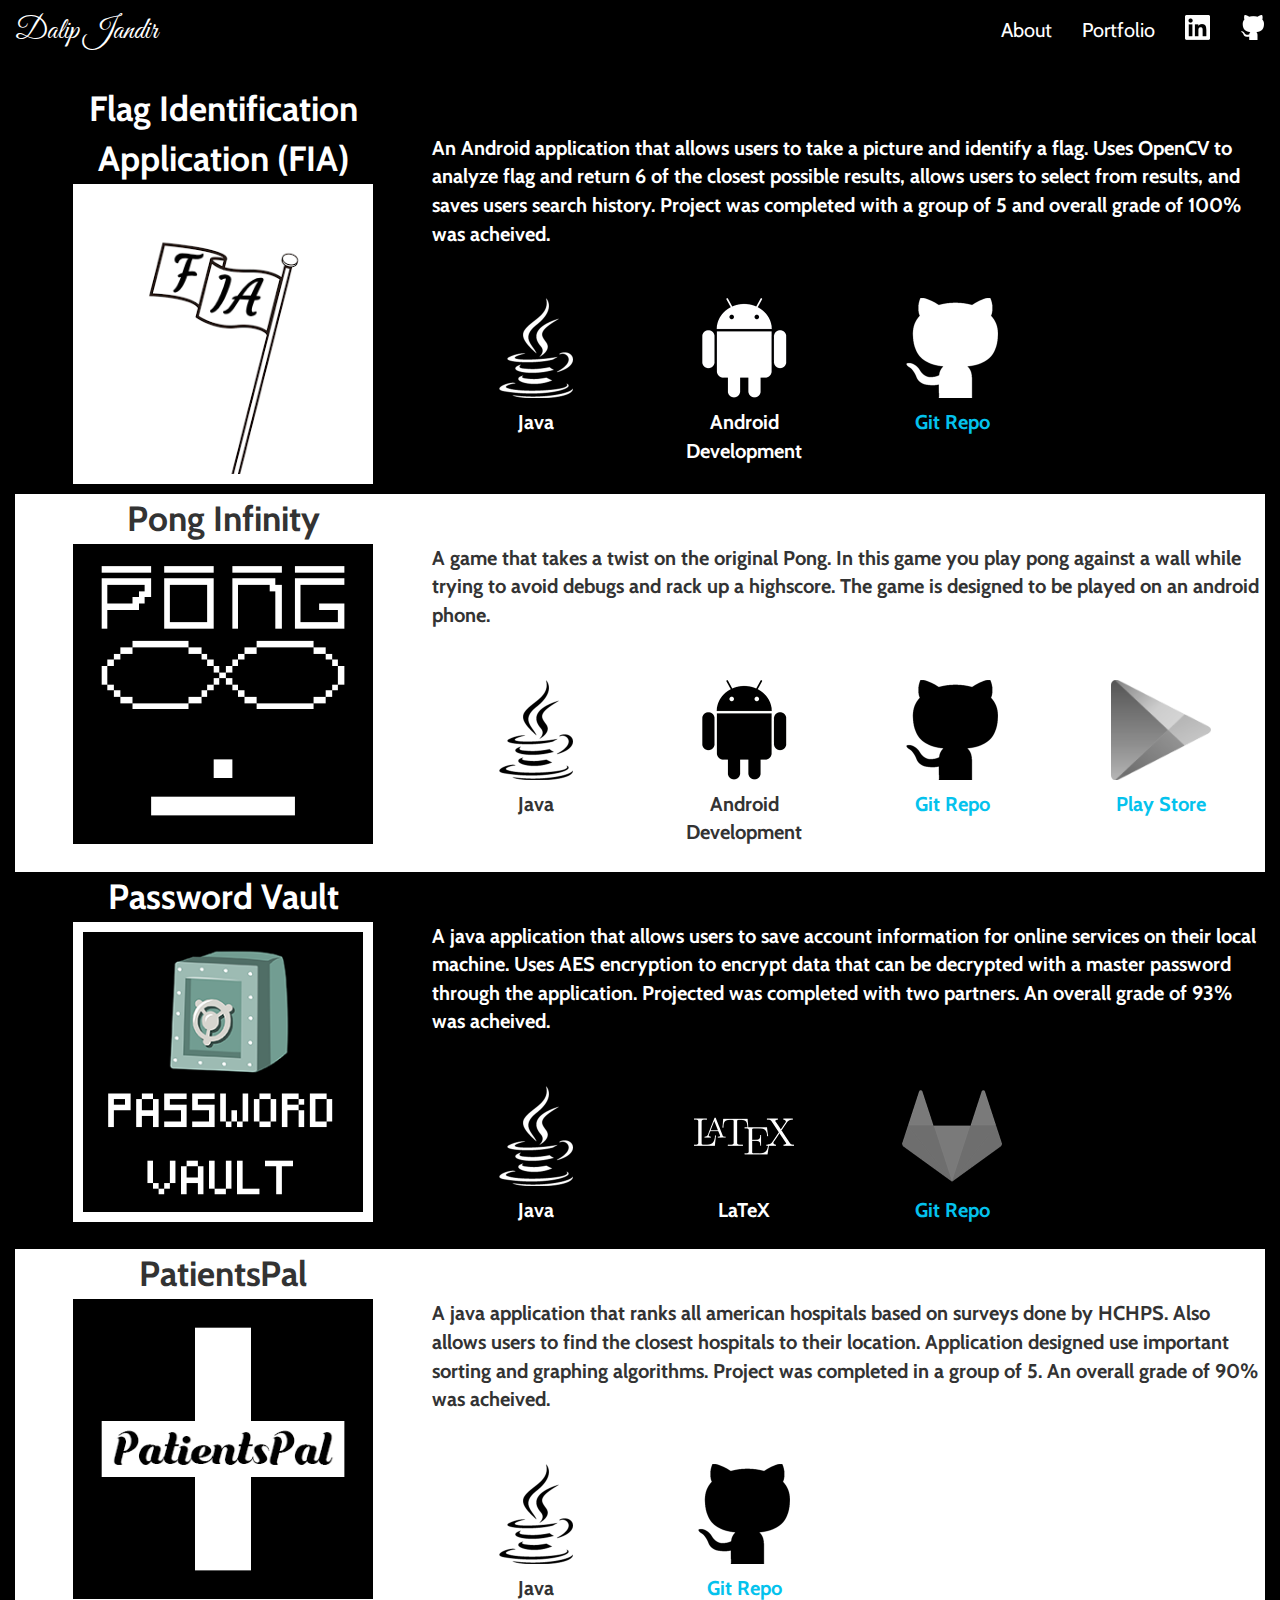
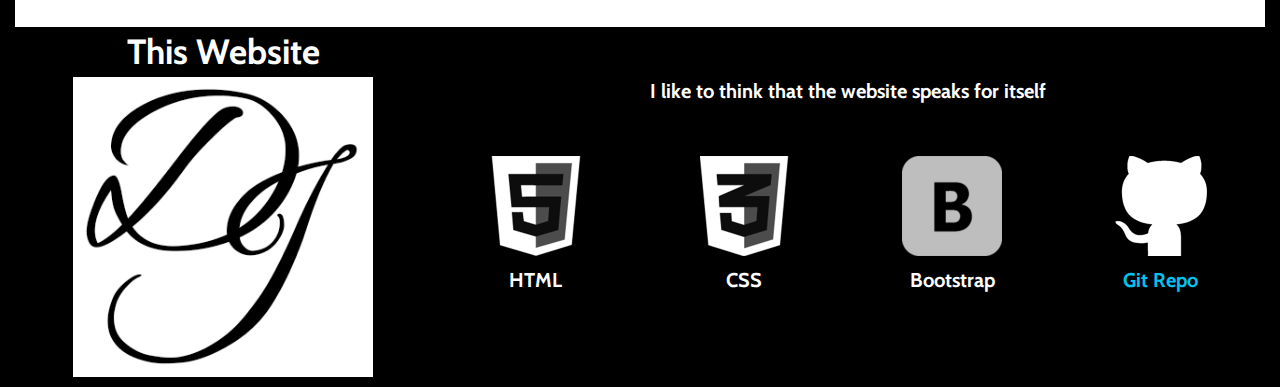
<file: My Website/portfolioPage.html>
<!DOCTYPE html>
<html>
<head>
	<title>Dalip's Portfolio</title>

	<link rel="stylesheet" type="text/css" href="bootstrap.css">

	<link href="https://fonts.googleapis.com/css?family=Cabin|Great+Vibes|Playball" rel="stylesheet">

	<link rel="stylesheet" type="text/css" href="portfolio.css">

	<link rel="shortcut icon" type="image/x-icon" href="favicon.ico">

</head>
<body>

	<nav class="navbar navbar-transparent navbar-static-top">
		<div class="container-fluid">
			<div class = "navbar-header navbar-lower">
				<button type="button" class="navbar-toggle collapsed" data-toggle="collapse" data-target="#bs-navbar" aria-expanded="false">
			        <span class="sr-only">Toggle navigation</span>
			        <span class="icon-bar icon-custom"></span>
			        <span class="icon-bar icon-custom"></span>
			        <span class="icon-bar icon-custom"></span>
			    </button>
		    	<a href="index.html"> <p id="homeButton">Dalip Jandir</p> </a>
		  	</div>
		  	<div class="collapse navbar-collapse" id="bs-navbar">
			  	<ul class="nav navbar-nav navbar-right">
			  		<li><a href="aboutPage.html" class="navbar-customt"> About </a></li>
			  		<li><a href="portfolioPage.html" class="navbar-customt"> Portfolio </a></li>
			  		<li><a target="_blank" href="https://www.linkedin.com/in/dalip-jandir-ab62a8125/" class="navbar-custom"> <img src="drawable/skills/linkedIn.png" class="navImg"> </a></li>
			  		<li><a target="_blank" href="https://github.com/jandird" class="navbar-custom"> <img src="drawable/skills/github.png" class="navImg"> </a></li>
			  	</ul>
			</div>
	  	</div>
	</nav>

	<div class="container-fluid">
		<div class="row odd">
			<div class="col-md-4 col-xs-12 header">
				Flag Identification Application (FIA) <br>
				<img src="drawable/fia.png" class="oddPic">
			</div>
			<div class="col-md-8 col-xs-12 info">
				<div class="row">
					An Android application that allows users to take a picture and identify a flag. Uses OpenCV to analyze flag and return 6 of the closest possible results, allows users to select from results, and saves users search history. Project was completed with a group of 5 and overall grade of 100% was acheived. 
				</div>
				<div class="row">
					<div class="col-sm-3 col-xs-6" align="middle">
						<img src="drawable/skills/java.png" class="oddSkill">
						<figcaption> Java </figcaption>
					</div>
					<div class="col-sm-3 col-xs-6" align="middle">
						<img src="drawable/skills/android.png" class="oddSkill">
						<figcaption> Android Development </figcaption>
					</div>
					<div class="col-sm-3 col-xs-6" align="middle">
						<a class="evenA" target="_blank" href="https://github.com/jandird/FIA">
							<img src="drawable/skills/github.png" class="oddSkill">
							<figcaption> Git Repo </figcaption>
						</a>
					</div>
				</div>
			</div>
		</div>
		<div class="row even">
			<div class="col-md-4 col-xs-12 header">
				Pong Infinity <br>
				<img src="drawable/pongInf.png" class="evenPic">
			</div>
			<div class="col-md-8 col-xs-12 info">
				<div class="row">
					A game that takes a twist on the original Pong. In this game you play pong against a wall while trying to avoid debugs and rack up a highscore. The game is designed to be played on an android phone.
				</div>
				<div class="row">
					<div class="col-sm-3 col-xs-6" align="middle">
						<img src="drawable/skills/java.png" class="evenSkill">
						<figcaption> Java </figcaption>
					</div>
					<div class="col-sm-3 col-xs-6" align="middle">
						<img src="drawable/skills/android.png" class="evenSkill">
						<figcaption> Android Development </figcaption>
					</div>
					<div class="col-sm-3 col-xs-6" align="middle">
						<a target="_blank" href="https://github.com/jandird/PongInfinity">
							<img src="drawable/skills/github.png" class="evenSkill">
							<figcaption> Git Repo </figcaption>
						</a>
					</div>
					<div class="col-sm-3 col-xs-6" align="middle">
						<a target="_blank" href="https://play.google.com/store/apps/details?id=com.jandir.dalip.ponginfinityfinal&hl=en">
							<img src="drawable/skills/googlePlay.png" class="evenSkill">
							<figcaption> Play Store </figcaption>
						</a>
					</div>
				</div>
			</div>
		</div>
		<div class="row odd">
			<div class="col-md-4 col-xs-12 header">
				Password Vault <br>
				<img src="drawable/passVaultLogo.png" class="oddPic">
			</div>
			<div class="col-md-8 col-xs-12 info">
				<div class="row">
					A java application that allows users to save account information for online services on their local machine. Uses AES encryption to encrypt data that can be decrypted with a master password through the application. Projected was completed with two partners. An overall grade of 93% was acheived.
				</div>
				<div class="row">
					<div class="col-sm-3 col-xs-6" align="middle">
						<img src="drawable/skills/java.png" class="oddSkill">
						<figcaption> Java </figcaption>
					</div>
					<div class="col-sm-3 col-xs-6" align="middle">
						<img src="drawable/skills/latex.png" class="oddSkill">
						<figcaption> LaTeX </figcaption>
					</div>
					<div class="col-sm-3 col-xs-6" align="middle">
						<a class="evenA" target="_blank" href="https://gitlab.cas.mcmaster.ca/casolal/PasswordVault">
							<img src="drawable/skills/gitlab.png" class="oddSkill">
							<figcaption> Git Repo </figcaption>
						</a>
					</div>
				</div>
			</div>
		</div>
		<div class="row even">
			<div class="col-md-4 col-xs-12 header">
				PatientsPal <br>
				<img src="drawable/patientPalLogo.png" class="evenPic">
			</div>
			<div class="col-md-8 col-xs-12 info">
				<div class="row">
					A java application that ranks all american hospitals based on surveys done by HCHPS. Also allows users to find the closest hospitals to their location. Application designed use important sorting and graphing algorithms. Project was completed in a group of 5. An overall grade of 90% was acheived.
				</div>
				<div class="row">
					<div class="col-sm-3 col-xs-6" align="middle">
						<img src="drawable/skills/java.png" class="evenSkill">
						<figcaption> Java </figcaption>
					</div>
					<div class="col-sm-3 col-xs-6" align="middle">
						<a target="_blank" href="https://github.com/jandird/PatientsPal">
							<img src="drawable/skills/github.png" class="evenSkill">
							<figcaption> Git Repo </figcaption>
						</a>
					</div>
				</div>
			</div>
		</div>
		<div class="row odd">
			<div class="col-md-4 col-xs-12 header">
				This Website <br>
				<img src="drawable/logo.png" class="oddPic">
			</div>
			<div class="col-md-8 col-xs-12 info">
				<div class="row" align="middle">
					I like to think that the website speaks for itself
				</div>
				<div class="row">
					<div class="col-sm-3 col-xs-6" align="middle">
						<img src="drawable/skills/html.png" class="oddSkill">
						<figcaption> HTML </figcaption>
					</div>
					<div class="col-sm-3 col-xs-6" align="middle">
						<img src="drawable/skills/css.png" class="oddSkill">
						<figcaption> CSS </figcaption>
					</div>
					<div class="col-sm-3 col-xs-6" align="middle">
						<img src="drawable/skills/bootstrap.png" class="oddSkill">
						<figcaption> Bootstrap </figcaption>
					</div>
					<div class="col-sm-3 col-xs-6" align="middle">
						<a class="evenA" target="_blank" href="https://github.com/jandird/PersonalWebsite">
							<img src="drawable/skills/github.png" class="oddSkill">
							<figcaption> Git Repo </figcaption>
						</a>
					</div>
				</div>
			</div>
		</div>
	</div>

	<script src="https://code.jquery.com/jquery-3.2.1.js" integrity="sha256-DZAnKJ/6XZ9si04Hgrsxu/8s717jcIzLy3oi35EouyE=" crossorigin="anonymous"></script>
  	<script src="https://maxcdn.bootstrapcdn.com/bootstrap/3.3.7/js/bootstrap.min.js" integrity="sha384-Tc5IQib027qvyjSMfHjOMaLkfuWVxZxUPnCJA7l2mCWNIpG9mGCD8wGNIcPD7Txa" crossorigin="anonymous"></script>

</body>
</html>
</file>
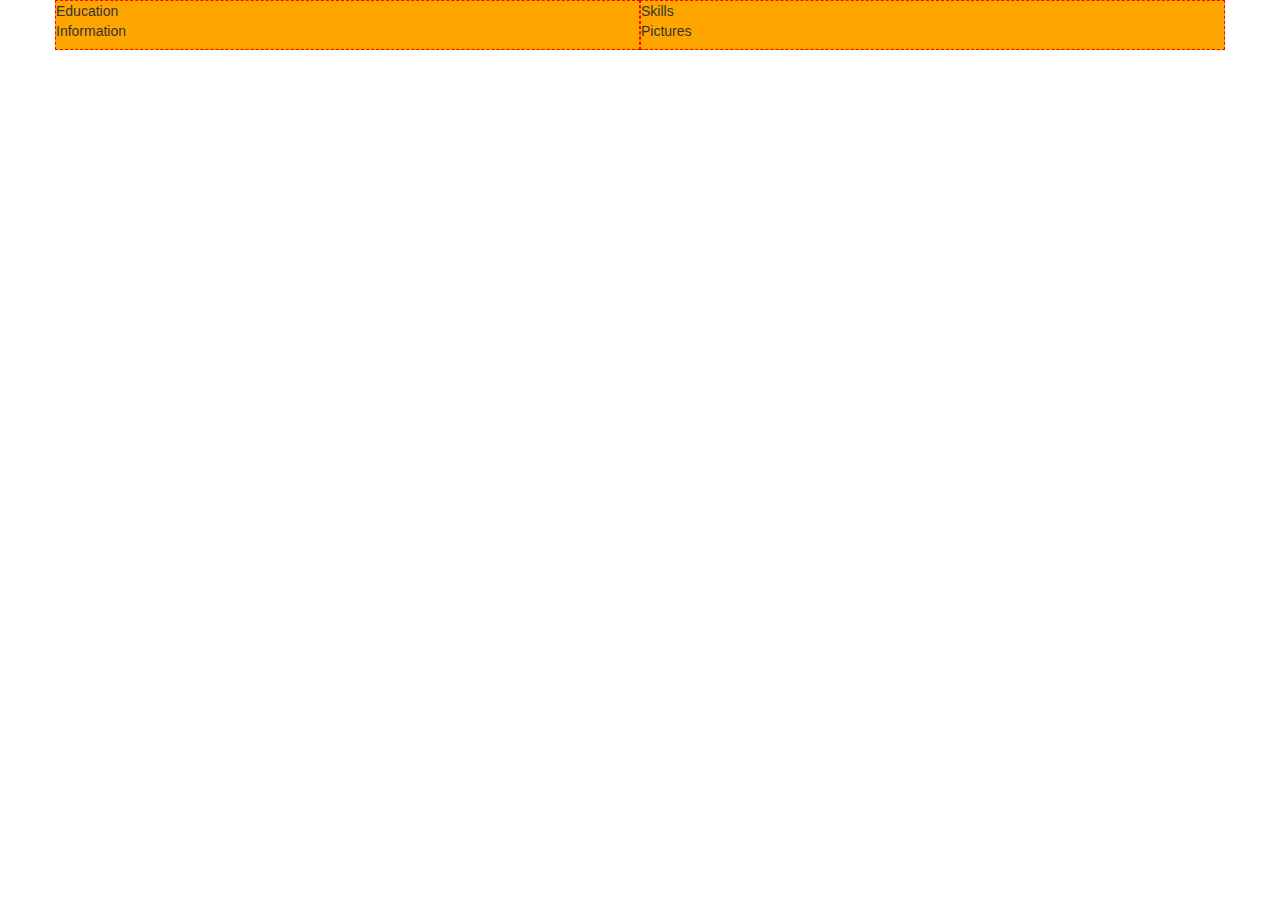
<file: My Website/Backup Images/06_Grid/grid.html>
<!DOCTYPE html>
<html>
<head>
	<title>Bootstrap Grid System</title>
	<link rel="stylesheet" type="text/css" href="https://maxcdn.bootstrapcdn.com/bootstrap/3.3.5/css/bootstrap.min.css">

  <style type="text/css">
  .pink {
    background: pink;
    border: 1px solid purple;
  }
  .orange {
    background: orange;
    border: 1px dashed red;
    height: 50px;
  }
  </style>

</head>
<body>

<!-- =====================================-->
<!--             OBJECTIVES               -->
<!-- 1. Understand Purpose of Grid System -->
<!-- 2. Understand the 4 different sizes  -->
<!-- 3. Write Nested Grids                -->
<!-- ==================================== -->

<div class="container">
<!--   <div class="row">
    <div class="col-lg-1 col-md-2 pink">COL LG 1</div>
    <div class="col-lg-1 col-md-2 pink">COL LG 1</div>
    <div class="col-lg-1 col-md-2 pink">COL LG 1</div>
    <div class="col-lg-1 col-md-2 pink">COL LG 1</div>
    <div class="col-lg-1 col-md-2 pink">COL LG 1</div>
    <div class="col-lg-1 col-md-2 pink">COL LG 1</div>
    <div class="col-lg-1 col-md-2 pink">COL LG 1</div>
    <div class="col-lg-1 col-md-2 pink">COL LG 1</div>
    <div class="col-lg-1 col-md-2 pink">COL LG 1</div>
    <div class="col-lg-1 col-md-2 pink">COL LG 1</div>
    <div class="col-lg-1 col-md-2 pink">COL LG 1</div>
    <div class="col-lg-1 col-md-2 pink">COL LG 1</div>
  </div> -->
  <div class="row">
    <div class="col-md-6 col-sm-12 col-xs-12 orange">
      <div class="row">
        Education
      </div>
      <div class="row">
        Information
      </div>
    </div>
    <div class="col-md-6 col-sm-12 col-xs-12 orange">
      <div class="row">
        Skills
      </div>
      <div class="row">
        Pictures
      </div>
    </div>
  </div>
</body>
</html>
</file>
<file: My Website/portfolio.css>
body {
	background-color: black;
}

.odd {
	width: 100%;
	height: auto;
	margin: 0;
	position: relative;
	background-color: black;
	font-family: cabin;
	font-weight: 700;
	color: white;
}

.even {
	width: 100%;
	height: auto;	
	margin: 0;
	position: relative;
	background-color: white;
	font-family: cabin;
	font-weight: 700;
}

.oddPic {
	border: solid white 10px;
	margin-bottom: 10px;
	width: 300px;
	max-width: 100%;
}

.evenPic {
	border: solid black 10px;
	margin-bottom: 10px;
	width: 300px;
	max-width: 100%;
}

.header {
	font-size: 35px;
	text-align: center;
}

.info {
	font-size: 20px;
	margin-top: 50px;
}

.oddSkill {
	margin-top: 50px;
	width: 100px;
	height: 100px;
	filter: invert(100%);
}

.evenSkill {
	margin-top: 50px;
	width: 100px;
	height: 100px;
}

figcaption {
	margin-top: 10px;
	margin-bottom: 25px;
	font-size: 20px;
}

a {
	color: #04c2ed;
}
</file>
